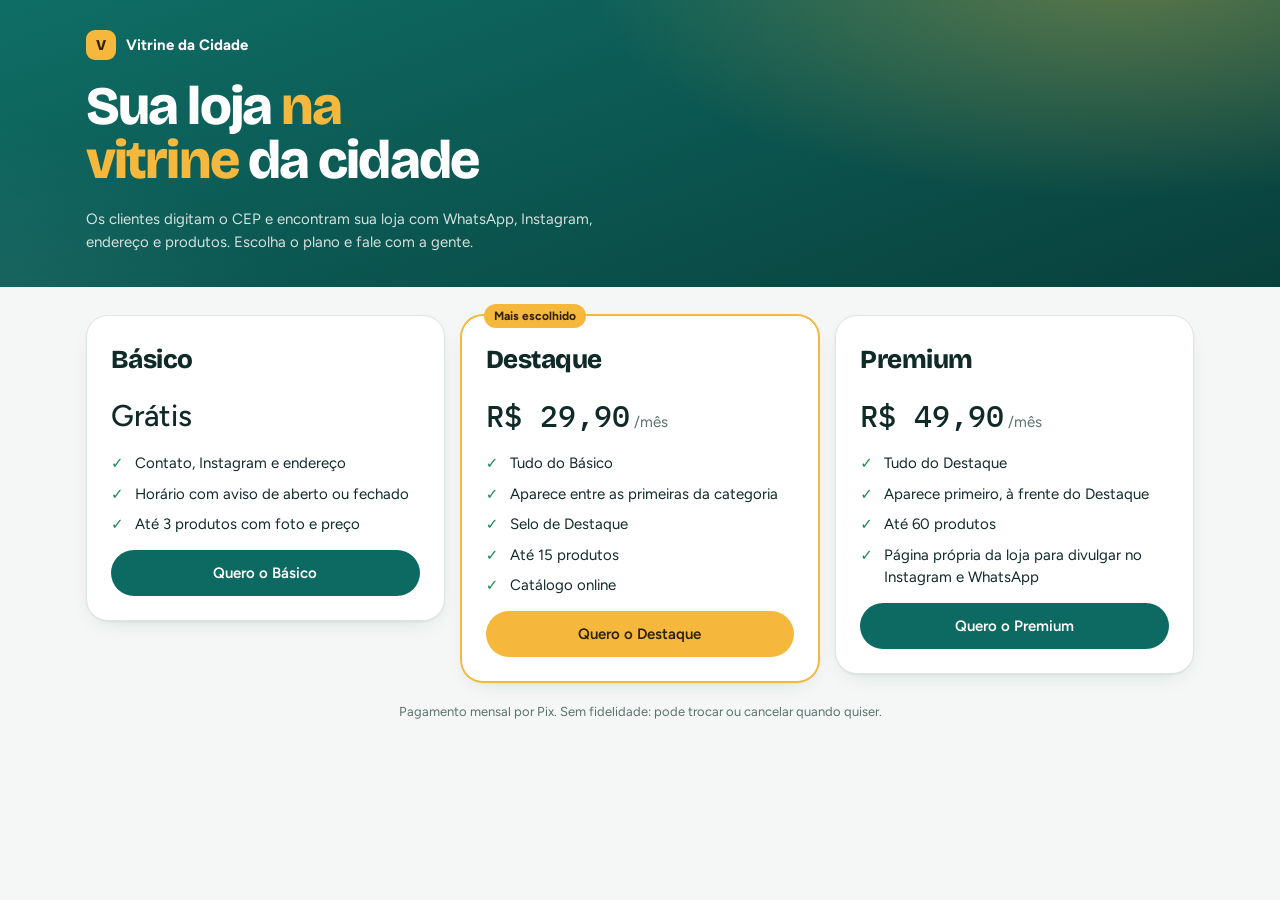
<file: planos.html>
<!doctype html>
<html lang="pt-BR">
<head>
<meta charset="utf-8">
<meta name="viewport" content="width=device-width, initial-scale=1, viewport-fit=cover">
<title>Planos · Vitrine da Cidade</title>
<meta name="description" content="Coloque sua loja na Vitrine da Cidade: plano grátis ou com destaque, catálogo online e página própria.">
<meta name="theme-color" content="#0E6E66">
<link rel="preconnect" href="https://fonts.googleapis.com">
<link rel="preconnect" href="https://fonts.gstatic.com" crossorigin>
<link rel="stylesheet" href="https://fonts.googleapis.com/css2?family=Bricolage+Grotesque:opsz,wght@12..96,600;12..96,800&family=Figtree:wght@400;500;600;700&family=IBM+Plex+Mono:wght@500&display=swap">
<link rel="stylesheet" href="css/estilo.css?v=6">
</head>
<body>
<header class="topo">
  <div class="wrap">
    <a class="marca" href="./"><i>V</i>Vitrine da Cidade</a>
    <h1>Sua loja <em>na vitrine</em> da cidade</h1>
    <p class="sub">Os clientes digitam o CEP e encontram sua loja com WhatsApp, Instagram, endereço e produtos. Escolha o plano e fale com a gente.</p>
  </div>
</header>
<main class="wrap">
  <section id="planos" class="planos"></section>
  <p class="dica" style="text-align:center;padding-bottom:40px">Pagamento mensal por Pix. Sem fidelidade: pode trocar ou cancelar quando quiser.</p>
</main>
<script type="module" src="js/planos.js?v=6"></script>
</body>
</html>
</file>
<file: css/estilo.css>
/* Vitrine da Cidade: topo com busca por CEP, filtros fixos, vitrine em grade e gaveta da loja */
:root{
  --bg:#F4F7F6; --surface:#FFFFFF; --surface-2:#EAF1EF; --ink:#102A27; --muted:#5B716D; --line:#DCE6E3;
  --brand:#0C6A62; --brand-2:#0A4C47; --brand-ink:#FFFFFF; --amber:#F5B83D; --amber-ink:#2F2100;
  --ok:#1C8A4E; --off:#B4442F; --shade:rgba(8,26,24,.42); --glow:rgba(245,184,61,.35);
  --shadow:0 1px 2px rgba(16,42,39,.06),0 8px 24px -12px rgba(16,42,39,.18);
  --f-display:"Bricolage Grotesque","Segoe UI",system-ui,sans-serif;
  --f-body:"Figtree",system-ui,-apple-system,"Segoe UI",sans-serif;
  --f-mono:"IBM Plex Mono",ui-monospace,Menlo,Consolas,monospace;
  color-scheme:light;
}
@media (prefers-color-scheme:dark){:root{
  --bg:#0B1413; --surface:#121E1C; --surface-2:#182826; --ink:#E5EFEC; --muted:#93A9A4; --line:#22332F;
  --brand:#2FA597; --brand-2:#0D3B37; --brand-ink:#04110F; --amber:#F5B83D; --amber-ink:#241900;
  --ok:#4CC27F; --off:#E8806A; --shade:rgba(0,0,0,.6); --glow:rgba(245,184,61,.18);
  --shadow:0 1px 2px rgba(0,0,0,.3),0 10px 28px -14px rgba(0,0,0,.6); color-scheme:dark}}

*{box-sizing:border-box}
html{-webkit-text-size-adjust:100%}
body{margin:0;background:var(--bg);color:var(--ink);font-family:var(--f-body);font-size:15px;line-height:1.5}
img{max-width:100%}
[hidden]{display:none!important}
.wrap{max-width:1140px;margin:0 auto;padding-left:max(16px,env(safe-area-inset-left,0px));padding-right:max(16px,env(safe-area-inset-right,0px))}
button,input,select,textarea{font:inherit;color:inherit}
button{cursor:pointer}
:focus-visible{outline:3px solid var(--amber);outline-offset:2px}
.mono{font-family:var(--f-mono);font-variant-numeric:tabular-nums}
.sel{user-select:all}

/* Topo */
.topo{position:relative;overflow:hidden;color:#fff;background:
  radial-gradient(900px 380px at 88% -10%,var(--glow),transparent 60%),
  radial-gradient(700px 400px at -10% 120%,rgba(255,255,255,.08),transparent 60%),
  linear-gradient(160deg,#0E6E66,#093F3B)}
.topo .wrap{padding-block:30px 34px;display:grid;gap:20px}
.marca{display:flex;align-items:center;gap:10px;font-weight:700;color:#fff;text-decoration:none}
.marca i{width:30px;height:30px;border-radius:9px;background:var(--amber);display:grid;place-items:center;color:var(--amber-ink);font-style:normal;font-family:var(--f-display);font-weight:800}
h1{font-family:var(--f-display);font-weight:800;font-size:clamp(32px,6vw,54px);line-height:1;letter-spacing:-.035em;margin:0;max-width:16ch;text-wrap:balance}
h1 em{font-style:normal;color:var(--amber)}
.sub{margin:0;max-width:56ch;color:rgba(255,255,255,.82)}
.cep-box{display:flex;gap:8px;flex-wrap:wrap;background:rgba(255,255,255,.1);border:1px solid rgba(255,255,255,.18);padding:8px;border-radius:18px;max-width:560px;backdrop-filter:blur(6px)}
.cep-box input{flex:1 1 180px;min-width:0;border:0;border-radius:12px;padding:13px 16px;background:#fff;color:#102A27;font-family:var(--f-mono);font-size:18px;letter-spacing:.06em}
.cep-box input::placeholder{color:#8AA09B}
.cep-msg{min-height:1.4em;font-size:14px;color:rgba(255,255,255,.9)}
.cidade-atual{display:flex;align-items:center;gap:12px;flex-wrap:wrap}
.cidade-atual h1{max-width:none}
.uf{font-family:var(--f-mono);font-size:14px;padding:4px 10px;border-radius:999px;background:var(--amber);color:var(--amber-ink)}

.btn{display:inline-flex;align-items:center;justify-content:center;gap:6px;padding:11px 18px;border-radius:999px;border:1px solid var(--line);background:var(--surface);color:var(--ink);font-weight:600;text-decoration:none;white-space:nowrap;transition:transform .15s}
.btn:active{transform:scale(.97)}
.btn-amber{background:var(--amber);color:var(--amber-ink);border-color:transparent}
.btn-brand{background:var(--brand);color:var(--brand-ink);border-color:transparent}
.btn-ghost{background:rgba(255,255,255,.12);color:#fff;border-color:rgba(255,255,255,.25)}
.btn-perigo{color:var(--off);border-color:var(--off);background:transparent}
.btn-sm{padding:7px 13px;font-size:14px}
.btn:disabled{opacity:.55;cursor:default}

/* Barra fixa */
.fixa{position:sticky;top:0;z-index:5;background:color-mix(in srgb,var(--bg) 88%,transparent);backdrop-filter:blur(12px);border-bottom:1px solid var(--line)}
.fixa .wrap{display:grid;gap:10px;padding-block:12px}
.busca{position:relative}
.busca svg{position:absolute;left:14px;top:50%;transform:translateY(-50%);color:var(--muted)}
.busca input{width:100%;padding:12px 14px 12px 42px;border-radius:999px;border:1px solid var(--line);background:var(--surface);font-size:16px}
.cats{display:flex;gap:8px;overflow-x:auto;scrollbar-width:none;padding-bottom:2px}
.cats::-webkit-scrollbar{display:none}
.chip{flex:0 0 auto;padding:7px 14px;border-radius:999px;border:1px solid var(--line);background:var(--surface);font-weight:600;font-size:14px}
.chip[aria-pressed="true"]{background:var(--ink);color:var(--bg);border-color:var(--ink)}
.barra{display:flex;justify-content:space-between;align-items:center;gap:12px;flex-wrap:wrap;padding-block:18px 6px}
.conta{color:var(--muted);font-size:14px}
.aviso{font-size:14px;color:var(--off);padding:8px 0}

/* Vitrine */
.grade{display:grid;grid-template-columns:repeat(auto-fill,minmax(270px,1fr));gap:16px;padding-block:6px 44px}
.card{display:flex;flex-direction:column;gap:14px;background:var(--surface);border:1px solid var(--line);border-radius:22px;padding:18px;text-align:left;width:100%;min-width:0;box-shadow:var(--shadow);transition:transform .2s,border-color .2s}
@media (hover:hover){.card:hover{transform:translateY(-3px);border-color:var(--brand)}}
.card-topo{display:flex;gap:12px;align-items:center;min-width:0}
.logo{position:relative;flex:0 0 auto;width:54px;height:54px;border-radius:16px;display:grid;place-items:center;background:linear-gradient(140deg,var(--brand),var(--brand-2));color:#fff;font-family:var(--f-display);font-weight:800;font-size:20px;overflow:hidden}
.logo img{position:absolute;inset:0;width:100%;height:100%;object-fit:cover}
.logo img:not([src]){display:none}
.card h3{margin:0;font-family:var(--f-display);font-weight:600;font-size:19px;line-height:1.15;letter-spacing:-.01em;overflow-wrap:anywhere}
.cat-label{font-size:12px;text-transform:uppercase;letter-spacing:.08em;color:var(--muted);font-weight:600}
.card p{margin:0;color:var(--muted);font-size:14px;display:-webkit-box;-webkit-line-clamp:2;-webkit-box-orient:vertical;overflow:hidden}
.card-pe{display:flex;justify-content:space-between;align-items:flex-end;gap:10px;margin-top:auto;padding-top:12px;border-top:1px solid var(--line)}
.apartir{font-size:12px;color:var(--muted);line-height:1.2}
.apartir b{display:block;font-family:var(--f-mono);font-size:16px;color:var(--ink);font-weight:500}
.selos{display:flex;flex-wrap:wrap;gap:6px}
.selo{font-size:12px;font-weight:600;padding:3px 9px;border-radius:999px;background:var(--surface-2)}
.selo.aberto{color:var(--ok)}
.selo.fechado{color:var(--off)}
.selo.aberto::before,.selo.fechado::before{content:"";display:inline-block;width:6px;height:6px;border-radius:50%;background:currentColor;margin-right:5px;vertical-align:middle}
.selo.dest{background:var(--amber);color:var(--amber-ink)}

.vazio{border:1.5px dashed var(--line);border-radius:22px;padding:34px 20px;text-align:center;display:grid;gap:10px;justify-items:center;margin-block:10px 20px;background:var(--surface)}
.vazio h2{margin:0;font-family:var(--f-display);font-size:22px;letter-spacing:-.01em}
.vazio p{margin:0;color:var(--muted);max-width:48ch}
.cidades{display:grid;grid-template-columns:repeat(auto-fill,minmax(220px,1fr));gap:12px;padding-block:6px 44px}
.cid{display:flex;justify-content:space-between;align-items:center;gap:10px;padding:16px 18px;border-radius:18px;border:1px solid var(--line);background:var(--surface);text-align:left;box-shadow:var(--shadow);min-width:0}
.cid b{font-family:var(--f-display);font-weight:600;font-size:17px;overflow-wrap:anywhere}
.cid span{font-size:13px;color:var(--muted);white-space:nowrap}
.secao-tit{font-family:var(--f-display);font-weight:600;font-size:20px;margin:22px 0 6px;letter-spacing:-.01em}

/* Anuncie */
.anuncie .wrap{padding-block:0 44px}
.anuncie .caixa{display:flex;flex-wrap:wrap;gap:16px;align-items:center;justify-content:space-between;padding:22px;border-radius:22px;background:var(--surface-2)}
.anuncie h2{font-family:var(--f-display);font-weight:800;font-size:24px;margin:0;letter-spacing:-.02em}
.anuncie p{margin:4px 0 0;color:var(--muted);max-width:52ch}
.rodape{color:var(--muted);font-size:13px;padding-block:0 30px;text-align:center}
.rodape a{color:inherit}

/* Gaveta */
.fundo{position:fixed;inset:0;background:var(--shade);z-index:20;display:flex;justify-content:flex-end}
.painel{background:var(--bg);width:min(580px,100%);height:100%;overflow-y:auto;display:flex;flex-direction:column}
.painel-cab{background:linear-gradient(160deg,#0E6E66,#093F3B);color:#fff;padding:max(18px,env(safe-area-inset-top,0px)) max(20px,env(safe-area-inset-right,0px)) 22px 20px;display:grid;gap:14px}
.painel-corpo{padding:20px max(20px,env(safe-area-inset-right,0px)) max(28px,env(safe-area-inset-bottom,0px)) 20px;display:flex;flex-direction:column;gap:16px}
.painel-topo{display:flex;justify-content:space-between;align-items:center;gap:10px}
.fechar{border:0;background:rgba(255,255,255,.15);color:#fff;width:36px;height:36px;border-radius:50%;font-size:20px;line-height:1}
.painel-cab .cat-label{color:rgba(255,255,255,.75)}
.loja-cab{display:flex;gap:14px;align-items:center}
.loja-cab .logo{width:70px;height:70px;font-size:26px;border-radius:20px;background:rgba(255,255,255,.14)}
.loja-cab h2{margin:0;font-family:var(--f-display);font-weight:800;font-size:28px;line-height:1.05;letter-spacing:-.025em;overflow-wrap:anywhere}
.painel-cab .selo{background:rgba(255,255,255,.14);color:#fff}
.acoes-rapidas{display:flex;gap:8px;flex-wrap:wrap}
.bloco{background:var(--surface);border:1px solid var(--line);border-radius:20px;padding:16px;display:grid;gap:12px}
.bloco h3{margin:0;font-size:12px;text-transform:uppercase;letter-spacing:.09em;color:var(--muted)}
.contato{display:flex;align-items:center;gap:10px;flex-wrap:wrap;justify-content:space-between}
.contato .rot{font-size:13px;color:var(--muted)}
.prods{display:grid;grid-template-columns:repeat(auto-fill,minmax(140px,1fr));gap:12px}
.prod{display:grid;gap:6px;min-width:0}
.foto{position:relative;aspect-ratio:1;max-width:100%;border-radius:14px;background:var(--surface-2);overflow:hidden;display:grid;place-items:center;color:var(--muted);font-size:12px}
.foto img{position:absolute;inset:0;width:100%;height:100%;object-fit:cover}
.foto img:not([src]){display:none}
.prod b{font-size:14px;line-height:1.25;font-weight:600;overflow-wrap:anywhere}
.preco{font-family:var(--f-mono);font-variant-numeric:tabular-nums;color:var(--brand);font-weight:500}
.paginas{display:grid;gap:10px}
.paginas img{width:100%;border-radius:12px;border:1px solid var(--line)}
.paginas img:not([src]){display:none}
.pdf{display:flex;align-items:center;gap:10px;padding:12px 14px;border:1px solid var(--line);border-radius:14px;text-decoration:none;color:var(--ink);font-weight:600;background:var(--surface);text-align:left;width:100%}
.pdf span{font-family:var(--f-mono);font-size:12px;background:var(--off);color:#fff;padding:2px 7px;border-radius:6px}
@media (max-width:640px){
  .fundo{align-items:flex-end}
  .painel{height:auto;max-height:92%;border-radius:24px 24px 0 0}
  .painel-cab{padding-top:22px}
}
.toast{position:fixed;left:50%;transform:translateX(-50%);bottom:calc(20px + env(safe-area-inset-bottom,0px));background:var(--ink);color:var(--bg);padding:10px 18px;border-radius:999px;font-weight:600;z-index:40}
@media (prefers-reduced-motion:no-preference){
  .painel{animation:entra .25s cubic-bezier(.2,.8,.2,1)}
  @keyframes entra{from{transform:translateX(30px);opacity:.5}}
}

/* Painel administrativo */
.adm-topo{background:linear-gradient(160deg,#0E6E66,#093F3B);color:#fff}
.adm-topo .wrap{display:flex;justify-content:space-between;align-items:center;gap:12px;flex-wrap:wrap;padding-block:16px}
.adm-main{padding-block:24px 60px;display:grid;gap:20px}
.cartao{background:var(--surface);border:1px solid var(--line);border-radius:22px;padding:22px;box-shadow:var(--shadow)}
.login{max-width:420px;margin:40px auto 0}
.login h1{color:var(--ink);font-size:30px;margin-bottom:6px}
.adm-cab{display:flex;justify-content:space-between;align-items:center;gap:12px;flex-wrap:wrap}
.adm-cab h2{margin:0;font-family:var(--f-display);font-weight:800;font-size:26px;letter-spacing:-.02em}
.linhas{display:grid;gap:10px}
.linha{display:flex;align-items:center;gap:12px;padding:12px;border:1px solid var(--line);border-radius:16px;background:var(--surface);min-width:0}
.linha .info{flex:1;min-width:0}
.linha b{display:block;overflow-wrap:anywhere}
.linha small{color:var(--muted)}
.linha .logo{width:46px;height:46px;font-size:16px;border-radius:13px}
form{display:grid;gap:14px}
label{display:grid;gap:5px;font-weight:600;font-size:14px}
label small{font-weight:400;color:var(--muted)}
input[type=text],input[type=tel],input[type=time],input[type=email],input[type=password],input[type=url],select,textarea{width:100%;min-width:0;padding:11px 13px;border-radius:12px;border:1px solid var(--line);background:var(--surface)}
textarea{min-height:80px;resize:vertical}
.duas{display:grid;grid-template-columns:1fr 1fr;gap:12px}
.tres{display:grid;grid-template-columns:1fr 1.6fr .7fr;gap:12px}
@media (max-width:520px){.duas,.tres{grid-template-columns:1fr}}
.dias{display:flex;flex-wrap:wrap;gap:6px}
.dias label{display:flex;align-items:center;gap:5px;font-weight:500;padding:5px 11px;border:1px solid var(--line);border-radius:999px;background:var(--surface)}
.linha-prod{display:grid;grid-template-columns:52px 1fr 110px auto;gap:8px;align-items:center}
@media (max-width:460px){.linha-prod{grid-template-columns:52px 1fr auto}.linha-prod .p-preco{grid-column:2}}
.mini{position:relative;width:52px;height:52px;border-radius:12px;border:1px dashed var(--line);background:var(--surface);display:grid;place-items:center;font-size:11px;color:var(--muted);overflow:hidden;padding:0}
.mini img{position:absolute;inset:0;width:100%;height:100%;object-fit:cover}
.mini img:not([src]){display:none}
.arquivos{display:flex;flex-wrap:wrap;gap:8px}
.arq{display:flex;align-items:center;gap:6px;padding:4px 4px 4px 10px;border:1px solid var(--line);border-radius:10px;font-size:13px;background:var(--surface)}
.arq button{border:0;background:transparent;color:var(--off);font-size:18px;line-height:1;padding:2px 6px}
.status{font-size:14px;min-height:1.4em;color:var(--muted)}
.status.erro{color:var(--off)}
.rodape-form{display:flex;gap:8px;flex-wrap:wrap;justify-content:space-between;align-items:center;position:sticky;bottom:0;background:var(--surface);padding-block:12px;border-top:1px solid var(--line)}
.dica{font-size:13px;color:var(--muted);margin:0}

/* Lojas agrupadas por categoria */
.grupo .grade{padding-block:6px 18px}
.grupo-cab{display:flex;align-items:baseline;gap:10px;flex-wrap:wrap;margin-top:14px}
.grupo-cab .secao-tit{margin:0}
.grupo-cab .btn{margin-left:auto}
.grupo:last-child .grade{padding-bottom:44px}

/* Planos: vitrine */
.card.destaque{border-color:color-mix(in srgb,var(--amber) 55%,var(--line))}
.card.premium{border-color:var(--amber);box-shadow:0 0 0 1px var(--amber),var(--shadow)}
.pagina-wrap{max-width:760px;margin:0 auto}
.pagina-ficha{background:var(--bg)}
@media (min-width:780px){.pagina-wrap{padding-top:24px}.pagina-ficha .painel-cab{border-radius:24px 24px 0 0}}
.planos{display:grid;grid-template-columns:repeat(auto-fit,minmax(250px,1fr));gap:16px;padding-block:28px 20px;align-items:start}
.plano{position:relative;display:grid;gap:14px;background:var(--surface);border:1px solid var(--line);border-radius:22px;padding:24px;box-shadow:var(--shadow)}
.plano.recomendado{border-color:var(--amber);box-shadow:0 0 0 1px var(--amber),var(--shadow)}
.plano h2{margin:0;font-family:var(--f-display);font-weight:800;font-size:26px;letter-spacing:-.02em}
.plano-tag{position:absolute;top:-12px;left:22px;background:var(--amber);color:var(--amber-ink);font-size:12px;font-weight:700;padding:3px 10px;border-radius:999px}
.plano-preco b{font-size:30px;font-weight:500}
.plano-preco span{color:var(--muted);margin-left:4px}
.plano ul{margin:0;padding:0;list-style:none;display:grid;gap:8px}
.plano li{padding-left:24px;position:relative}
.plano li::before{content:"✓";position:absolute;left:0;color:var(--ok);font-weight:700}

/* Planos: painel */
.resumo{display:grid;grid-template-columns:minmax(0,1fr) minmax(0,1.6fr);gap:14px;margin-bottom:20px}
@media (max-width:700px){.resumo{grid-template-columns:1fr}}
.resumo>div{background:var(--surface);border:1px solid var(--line);border-radius:20px;padding:18px;display:grid;gap:8px;align-content:start;box-shadow:var(--shadow)}
.resumo span{font-size:12px;text-transform:uppercase;letter-spacing:.08em;color:var(--muted);font-weight:600}
.resumo-num b{font-size:30px;font-weight:500}
.resumo small{color:var(--muted)}
.cobrar-linha{display:flex;align-items:center;gap:8px;padding:8px 0;border-top:1px solid var(--line)}
.cobrar-linha>div{flex:1}
.cobrar-linha b{display:block;font-size:14px;overflow-wrap:anywhere}
.plano-chip{display:inline-block;margin-top:4px;font-size:12px;font-weight:600;padding:2px 9px;border-radius:999px;background:var(--surface-2)}
.plano-chip.ok,.resumo small.ok{color:var(--ok)}
.plano-chip.alerta,.resumo small.alerta{color:#B7791F}
.plano-chip.venc,.resumo small.venc{color:var(--off)}
</file>
